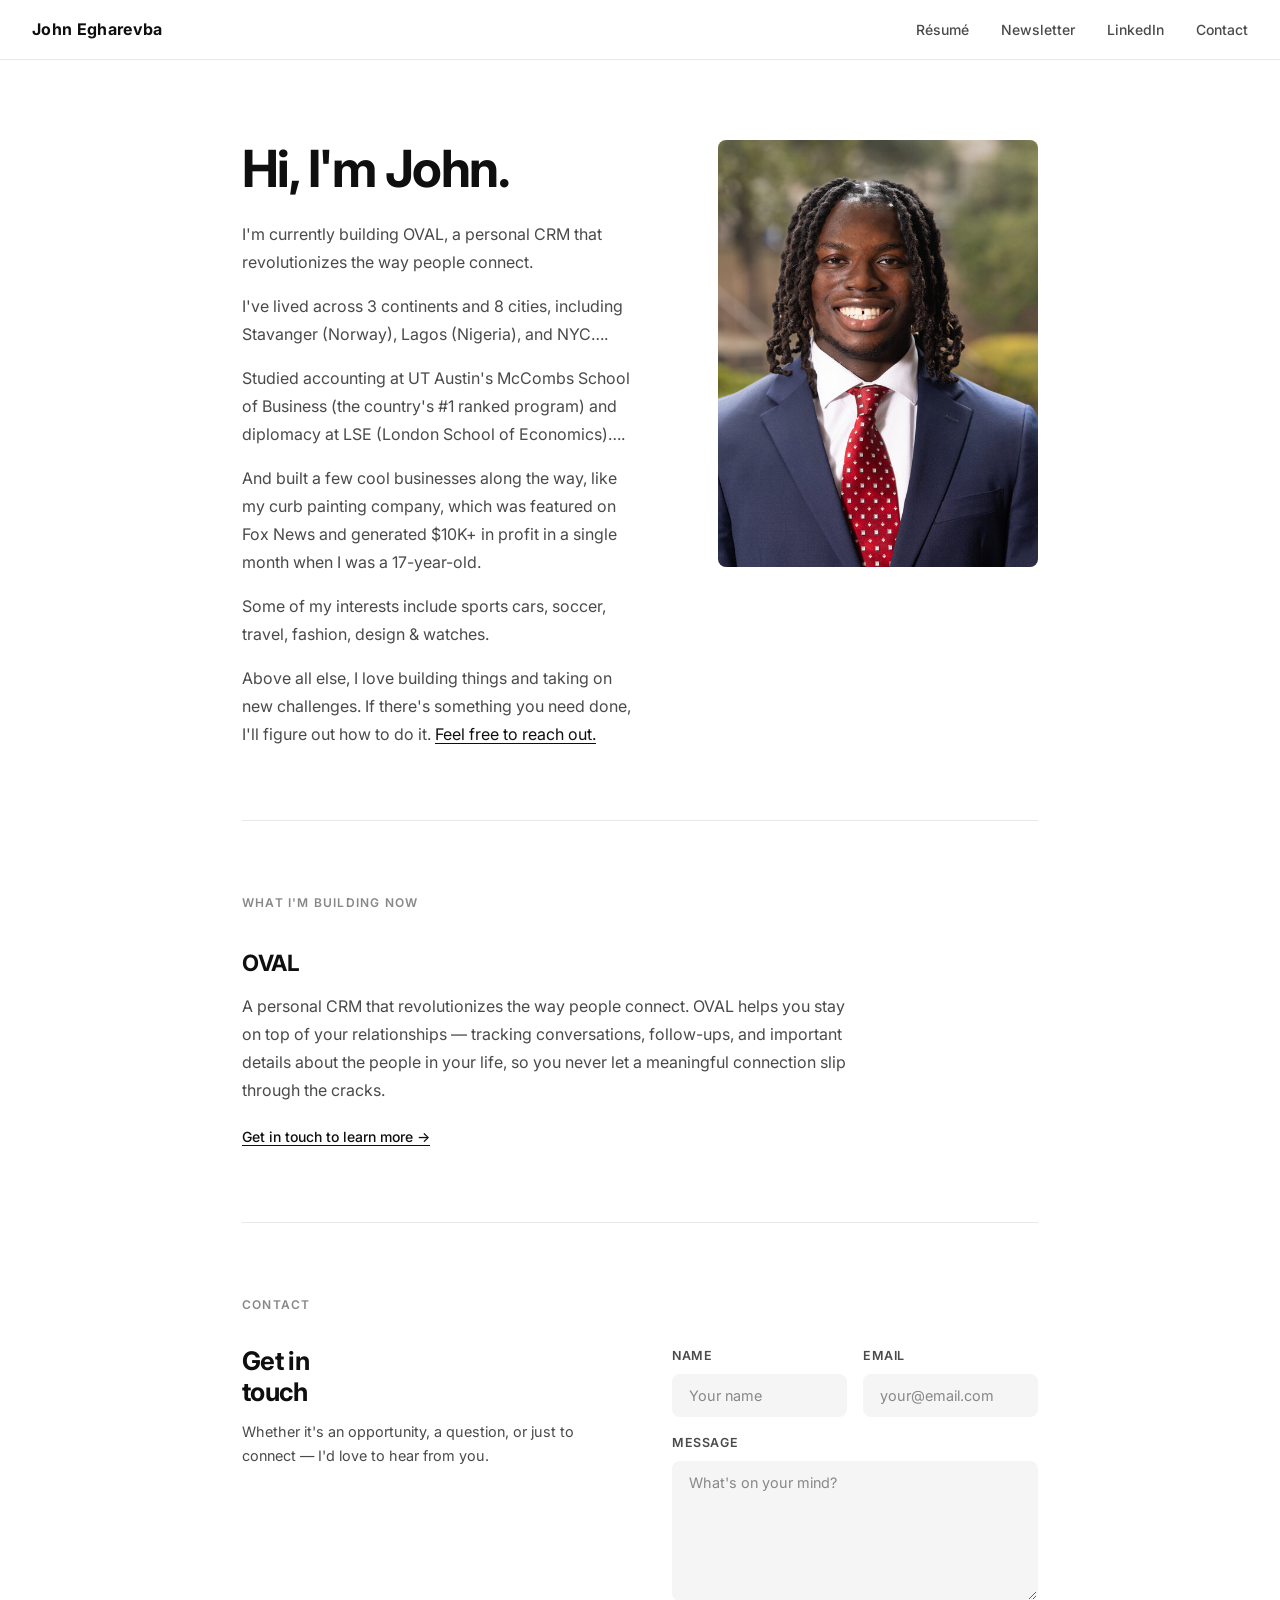
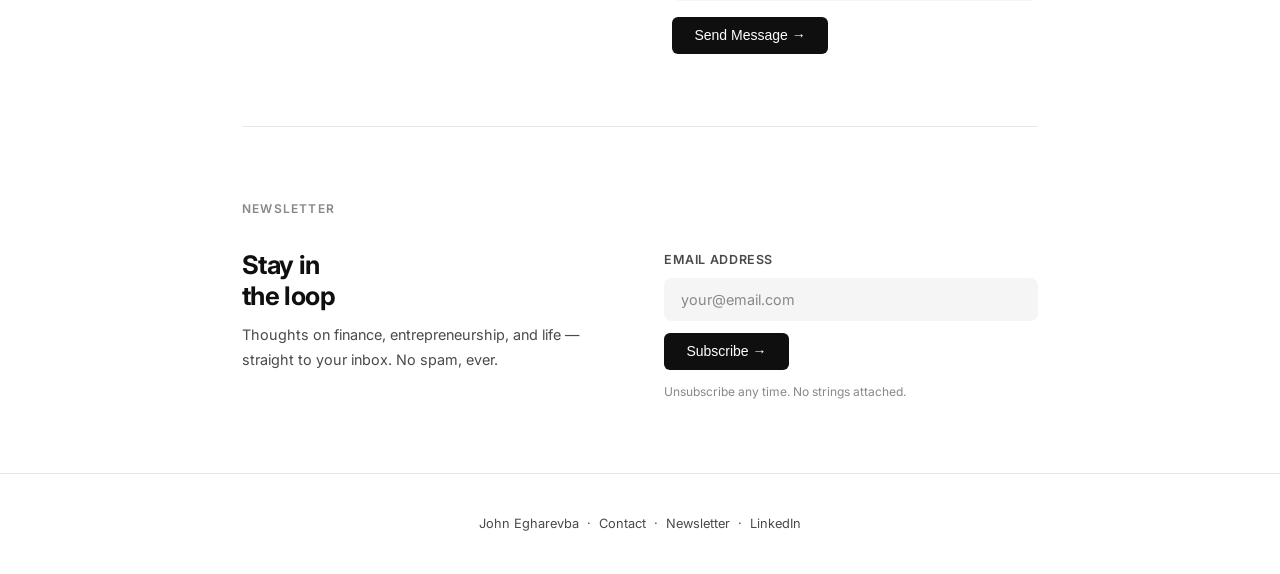
<file: index.html>
<!DOCTYPE html>
<html lang="en">
<head>
  <meta charset="UTF-8" />
  <meta name="viewport" content="width=device-width, initial-scale=1.0" />
  <title>John Egharevba</title>
  <link rel="stylesheet" href="style.css" />
</head>
<body>

  <nav>
    <a class="nav-logo" href="index.html">John Egharevba</a>
    <ul class="nav-links">
      <li><a href="resume.html">Résumé</a></li>
      <li><a href="newsletter.html">Newsletter</a></li>
      <li><a href="https://linkedin.com/in/John-Egharevba/" target="_blank" rel="noopener">LinkedIn</a></li>
      <li><a href="contact.html">Contact</a></li>
    </ul>
  </nav>

  <main>
    <div class="container">

      <section class="hero-split">
        <div class="hero-left">
          <h1 class="hero-greeting">Hi, I'm John.</h1>
          <div class="hero-body">
            <p>I'm currently building OVAL, a personal CRM that revolutionizes the way people connect.</p>
            <p>I've lived across 3 continents and 8 cities, including Stavanger (Norway), Lagos (Nigeria), and NYC….</p>
            <p>Studied accounting at UT Austin's McCombs School of Business (the country's #1 ranked program) and diplomacy at LSE (London School of Economics)….</p>
            <p>And built a few cool businesses along the way, like my curb painting company, which was featured on Fox News and generated $10K+ in profit in a single month when I was a 17-year-old.</p>
            <p>Some of my interests include sports cars, soccer, travel, fashion, design &amp; watches.</p>
            <p>Above all else, I love building things and taking on new challenges. If there's something you need done, I'll figure out how to do it. <a href="contact.html">Feel free to reach out.</a></p>
          </div>
        </div>
        <div class="hero-right">
          <img src="photo.jpg" alt="John Egharevba" class="hero-photo" />
        </div>
      </section>

      <section id="building">
        <p class="section-label">What I'm Building Now</p>
        <div class="building-block">
          <div class="building-name">OVAL</div>
          <p class="building-desc">A personal CRM that revolutionizes the way people connect. OVAL helps you stay on top of your relationships — tracking conversations, follow-ups, and important details about the people in your life, so you never let a meaningful connection slip through the cracks.</p>
          <a class="building-link" href="contact.html">Get in touch to learn more →</a>
        </div>
      </section>

      <section id="contact">
        <p class="section-label">Contact</p>
        <div class="form-section-inner">
          <div class="form-intro">
            <h2 class="form-heading">Get in<br>touch</h2>
            <p class="form-subtext" style="margin-top:0.75rem;">Whether it's an opportunity, a question, or just to connect — I'd love to hear from you.</p>
          </div>
          <form class="contact-form" action="https://formspree.io/f/xrevoeek" method="POST">
            <input type="hidden" name="_subject" value="New message from johnegharevba.com" />
            <div class="form-row-2">
              <div class="form-group">
                <label class="form-label" for="contact-name">Name</label>
                <input class="form-input" type="text" id="contact-name" name="name" placeholder="Your name" required />
              </div>
              <div class="form-group">
                <label class="form-label" for="contact-email">Email</label>
                <input class="form-input" type="email" id="contact-email" name="email" placeholder="your@email.com" required />
              </div>
            </div>
            <div class="form-group">
              <label class="form-label" for="contact-message">Message</label>
              <textarea class="form-input form-textarea" id="contact-message" name="message" placeholder="What's on your mind?" required></textarea>
            </div>
            <button class="btn btn-primary" type="submit">Send Message →</button>
          </form>
        </div>
      </section>

      <section id="newsletter">
        <p class="section-label">Newsletter</p>
        <div class="form-section-inner">
          <div class="form-intro">
            <h2 class="form-heading">Stay in<br>the loop</h2>
            <p class="form-subtext" style="margin-top:0.75rem;">Thoughts on finance, entrepreneurship, and life — straight to your inbox. No spam, ever.</p>
          </div>
          <form class="newsletter-stack" action="https://formspree.io/f/xzdqkdgl" method="POST">
            <input type="hidden" name="_subject" value="New Newsletter Subscriber" />
            <div class="form-group" style="margin-bottom:0;">
              <label class="form-label" for="newsletter-email">Email address</label>
              <input class="form-input" type="email" id="newsletter-email" name="email" placeholder="your@email.com" required />
            </div>
            <button class="btn btn-primary" type="submit" style="align-self:flex-start;">Subscribe →</button>
            <p class="form-note">Unsubscribe any time. No strings attached.</p>
          </form>
        </div>
      </section>

    </div>
  </main>

  <footer>
    <div class="container">
      <p>
        John Egharevba &nbsp;·&nbsp;
        <a href="contact.html">Contact</a> &nbsp;·&nbsp;
        <a href="newsletter.html">Newsletter</a> &nbsp;·&nbsp;
        <a href="https://linkedin.com/in/John-Egharevba/" target="_blank" rel="noopener">LinkedIn</a>
      </p>
    </div>
  </footer>

</body>
</html>
</file>
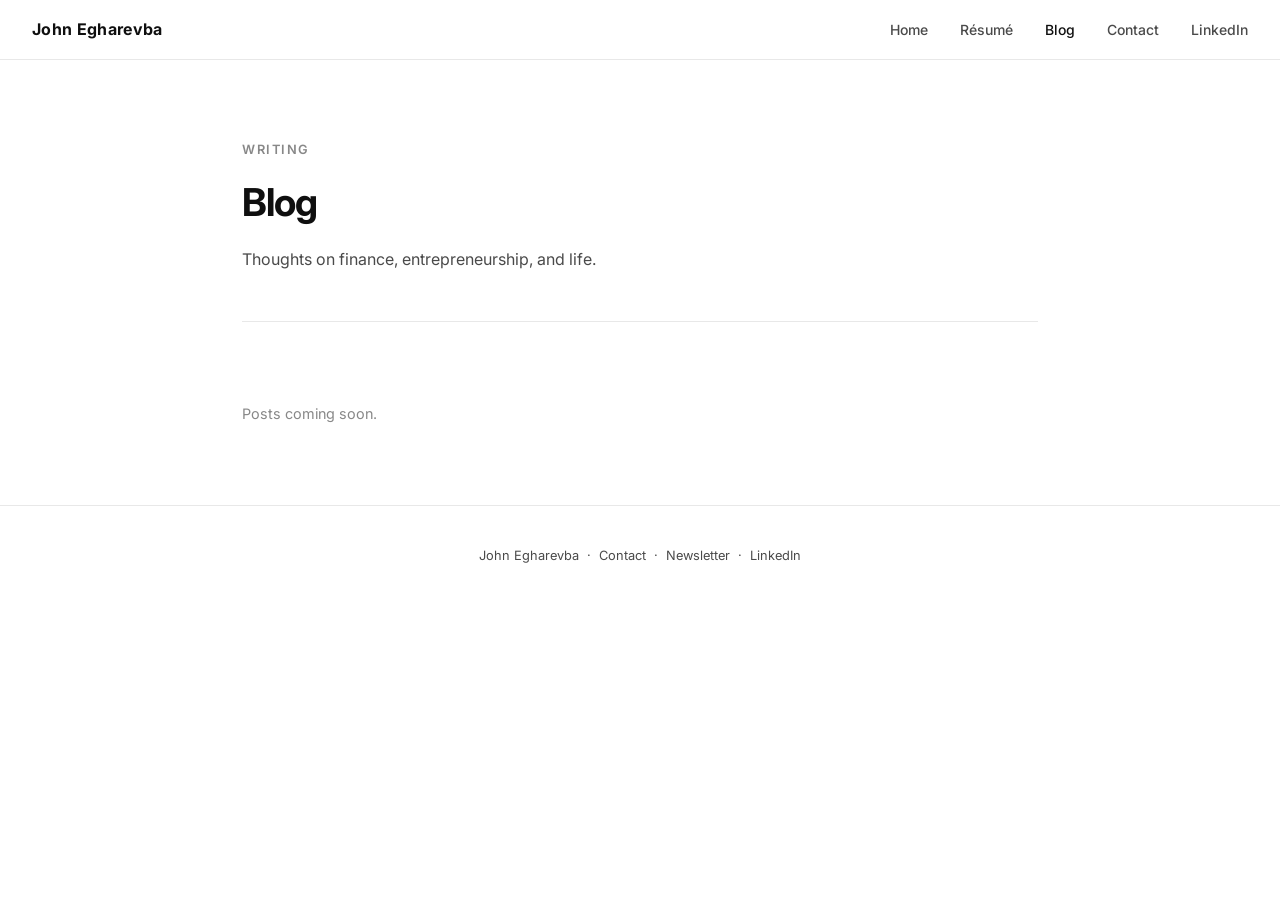
<file: blog.html>
<!DOCTYPE html>
<html lang="en">
<head>
  <meta charset="UTF-8" />
  <meta name="viewport" content="width=device-width, initial-scale=1.0" />
  <title>Blog — John Egharevba</title>
  <link rel="stylesheet" href="style.css" />
</head>
<body>

  <nav>
    <a class="nav-logo" href="index.html">John Egharevba</a>
    <ul class="nav-links">
      <li><a href="index.html">Home</a></li>
      <li><a href="resume.html">Résumé</a></li>
      <li><a href="blog.html" class="active">Blog</a></li>
      <li><a href="contact.html">Contact</a></li>
      <li><a href="https://linkedin.com/in/John-Egharevba/" target="_blank" rel="noopener">LinkedIn</a></li>
    </ul>
  </nav>

  <main>
    <div class="container">

      <div class="resume-header" style="padding-bottom: 48px; border-bottom: none;">
        <p class="hero-eyebrow" style="margin-bottom: 0.75rem;">Writing</p>
        <h1 style="font-size: 2.4rem; letter-spacing: -0.03em;">Blog</h1>
        <p style="margin-top: 0.75rem; font-size: 1rem; color: var(--gray-600); max-width: 480px; line-height: 1.7;">
          Thoughts on finance, entrepreneurship, and life.
        </p>
      </div>

      <!-- Empty state — replace with posts when ready -->
      <div class="blog-empty">
        <p class="blog-empty-text">Posts coming soon.</p>
      </div>

    </div>
  </main>

  <footer>
    <div class="container">
      <p>
        John Egharevba &nbsp;·&nbsp;
        <a href="contact.html">Contact</a> &nbsp;·&nbsp;
        <a href="newsletter.html">Newsletter</a> &nbsp;·&nbsp;
        <a href="https://linkedin.com/in/John-Egharevba/" target="_blank" rel="noopener">LinkedIn</a>
      </p>
    </div>
  </footer>

</body>
</html>
</file>
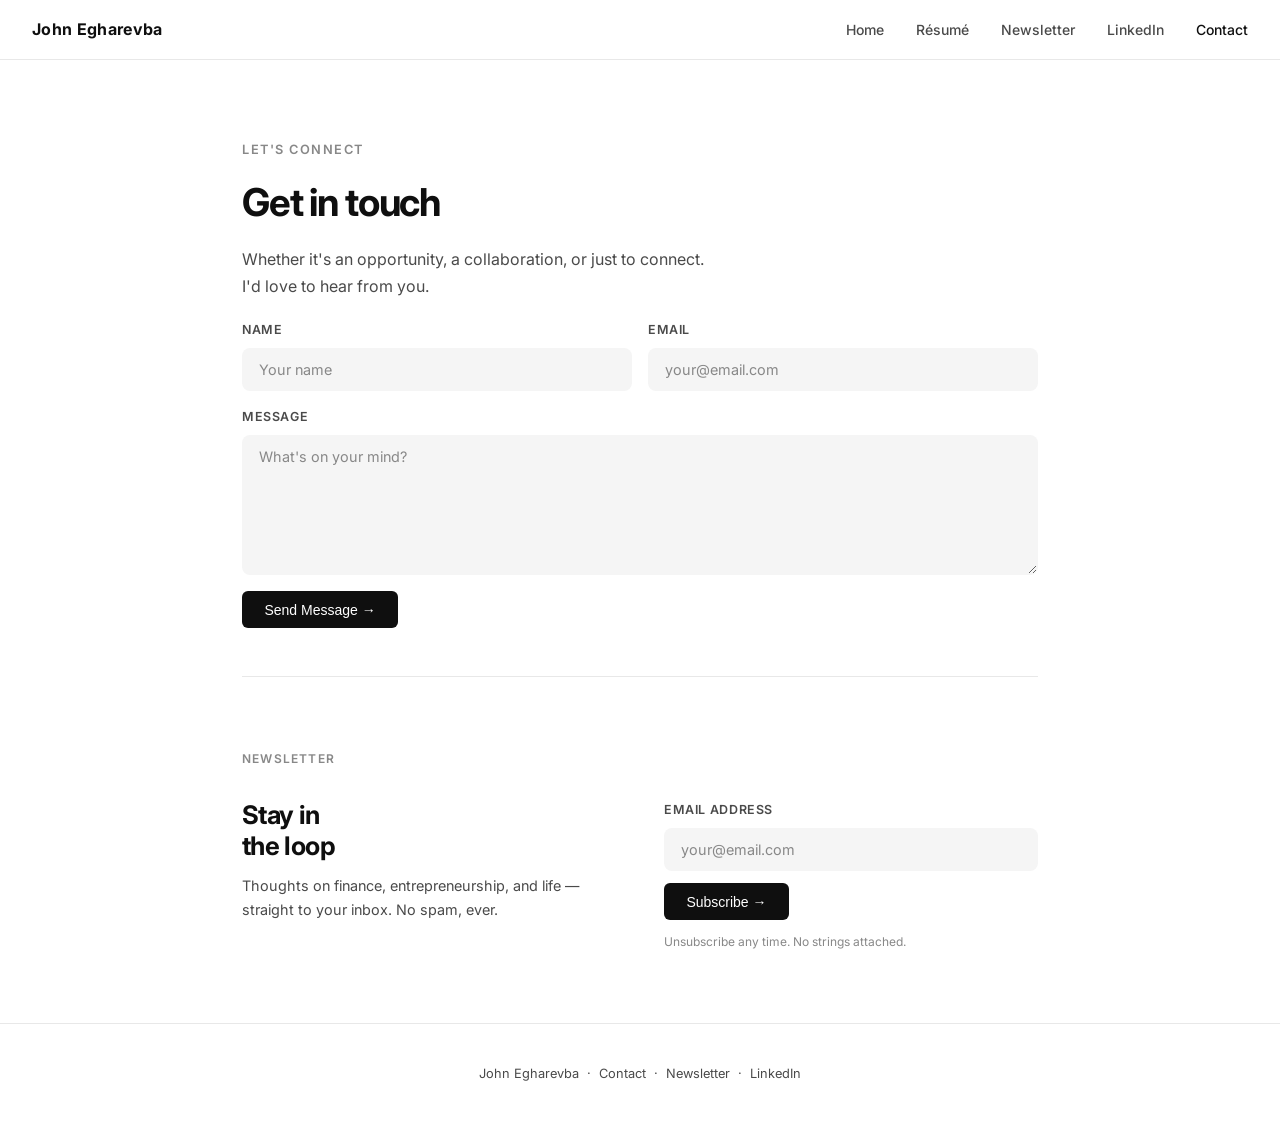
<file: contact.html>
<!DOCTYPE html>
<html lang="en">
<head>
  <meta charset="UTF-8" />
  <meta name="viewport" content="width=device-width, initial-scale=1.0" />
  <title>Contact — John Egharevba</title>
  <link rel="stylesheet" href="style.css" />
</head>
<body>

  <nav>
    <a class="nav-logo" href="index.html">John Egharevba</a>
    <ul class="nav-links">
      <li><a href="index.html">Home</a></li>
      <li><a href="resume.html">Résumé</a></li>
      <li><a href="newsletter.html">Newsletter</a></li>
      <li><a href="https://linkedin.com/in/John-Egharevba/" target="_blank" rel="noopener">LinkedIn</a></li>
      <li><a href="contact.html" class="active">Contact</a></li>
    </ul>
  </nav>

  <main>
    <div class="container">

      <div class="resume-header" style="padding-bottom: 20px; border-bottom: none;">
        <p class="hero-eyebrow" style="margin-bottom: 0.75rem;">Let's connect</p>
        <h1 style="font-size: 2.4rem; letter-spacing: -0.03em;">Get in touch</h1>
        <p style="margin-top: 0.75rem; font-size: 1rem; color: var(--gray-600); max-width: 480px; line-height: 1.7;">
          Whether it's an opportunity, a collaboration, or just to connect. I'd love to hear from you.
        </p>
      </div>

      <div style="padding: 0 0 48px 0; border-bottom: 1px solid var(--gray-200);">
        <form class="contact-form" action="https://formspree.io/f/xrevoeek" method="POST">
          <input type="hidden" name="_subject" value="New message from johnegharevba.com" />
          <div class="form-row-2">
            <div class="form-group">
              <label class="form-label" for="contact-name">Name</label>
              <input class="form-input" type="text" id="contact-name" name="name" placeholder="Your name" required />
            </div>
            <div class="form-group">
              <label class="form-label" for="contact-email">Email</label>
              <input class="form-input" type="email" id="contact-email" name="email" placeholder="your@email.com" required />
            </div>
          </div>
          <div class="form-group">
            <label class="form-label" for="contact-message">Message</label>
            <textarea class="form-input form-textarea" id="contact-message" name="message" placeholder="What's on your mind?" required></textarea>
          </div>
          <button class="btn btn-primary" type="submit">Send Message →</button>
        </form>
      </div>

      <section id="newsletter" style="border-bottom: none;">
        <p class="section-label">Newsletter</p>
        <div class="form-section-inner">
          <div class="form-intro">
            <h2 class="form-heading">Stay in<br>the loop</h2>
            <p class="form-subtext" style="margin-top:0.75rem;">Thoughts on finance, entrepreneurship, and life — straight to your inbox. No spam, ever.</p>
          </div>
          <form class="newsletter-stack" action="https://formspree.io/f/xzdqkdgl" method="POST">
            <input type="hidden" name="_subject" value="New Newsletter Subscriber" />
            <div class="form-group" style="margin-bottom:0;">
              <label class="form-label" for="newsletter-email">Email address</label>
              <input class="form-input" type="email" id="newsletter-email" name="email" placeholder="your@email.com" required />
            </div>
            <button class="btn btn-primary" type="submit" style="align-self:flex-start;">Subscribe →</button>
            <p class="form-note">Unsubscribe any time. No strings attached.</p>
          </form>
        </div>
      </section>

    </div>
  </main>

  <footer>
    <div class="container">
      <p>
        John Egharevba &nbsp;·&nbsp;
        <a href="contact.html">Contact</a> &nbsp;·&nbsp;
        <a href="newsletter.html">Newsletter</a> &nbsp;·&nbsp;
        <a href="https://linkedin.com/in/John-Egharevba/" target="_blank" rel="noopener">LinkedIn</a>
      </p>
    </div>
  </footer>

</body>
</html>
</file>
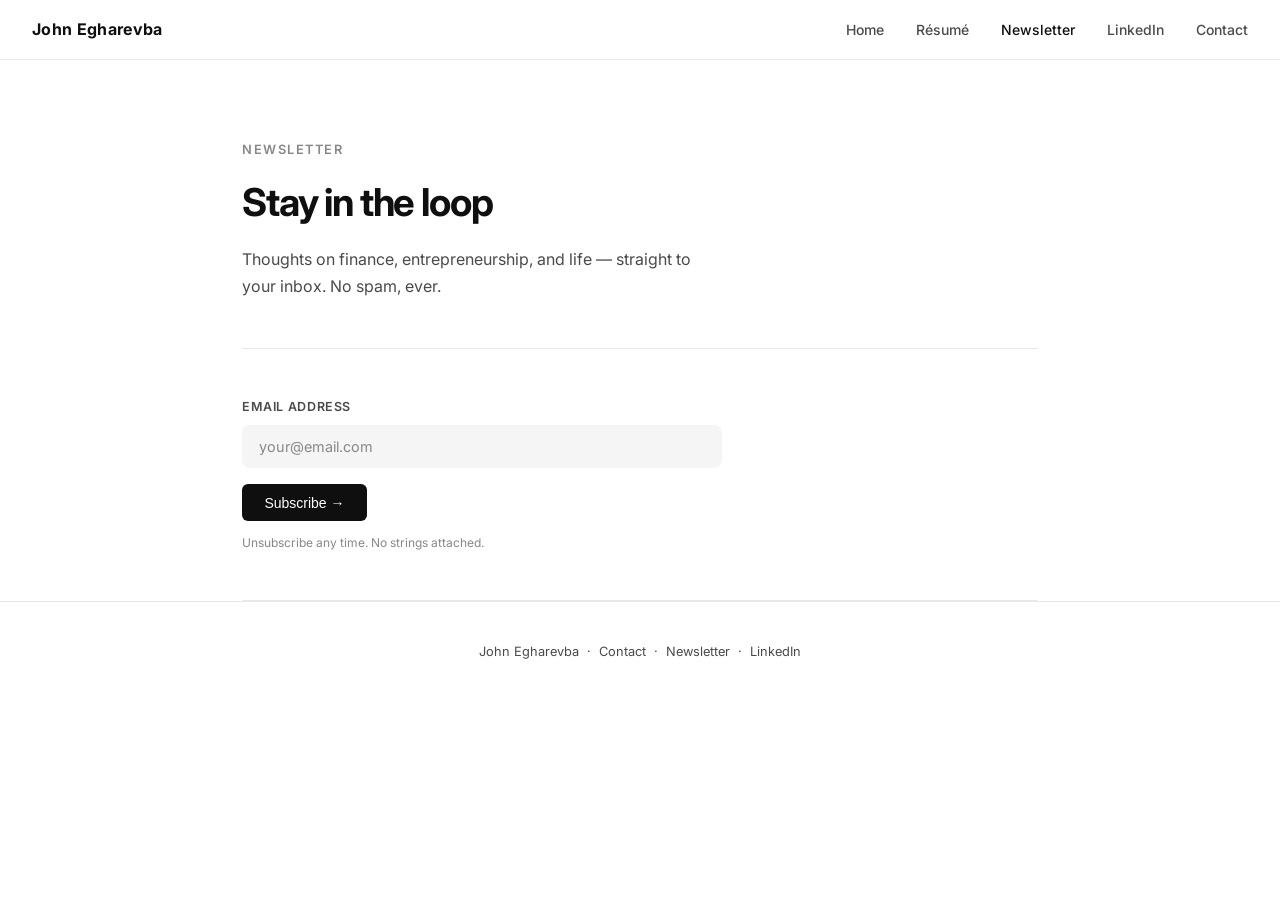
<file: newsletter.html>
<!DOCTYPE html>
<html lang="en">
<head>
  <meta charset="UTF-8" />
  <meta name="viewport" content="width=device-width, initial-scale=1.0" />
  <title>Newsletter — John Egharevba</title>
  <link rel="stylesheet" href="style.css" />
</head>
<body>

  <nav>
    <a class="nav-logo" href="index.html">John Egharevba</a>
    <ul class="nav-links">
      <li><a href="index.html">Home</a></li>
      <li><a href="resume.html">Résumé</a></li>
      <li><a href="newsletter.html" class="active">Newsletter</a></li>
      <li><a href="https://linkedin.com/in/John-Egharevba/" target="_blank" rel="noopener">LinkedIn</a></li>
      <li><a href="contact.html">Contact</a></li>
    </ul>
  </nav>

  <main>
    <div class="container">

      <div class="resume-header" style="padding-bottom: 48px;">
        <p class="hero-eyebrow" style="margin-bottom: 0.75rem;">Newsletter</p>
        <h1 style="font-size: 2.4rem; letter-spacing: -0.03em;">Stay in the loop</h1>
        <p style="margin-top: 0.75rem; font-size: 1rem; color: var(--gray-600); max-width: 480px; line-height: 1.7;">
          Thoughts on finance, entrepreneurship, and life — straight to your inbox. No spam, ever.
        </p>
      </div>

      <div style="padding: 48px 0; border-bottom: 1px solid var(--gray-200);">
        <form action="https://formspree.io/f/xzdqkdgl" method="POST" style="max-width: 480px;">
          <input type="hidden" name="_subject" value="New Newsletter Subscriber" />
          <div class="form-group">
            <label class="form-label" for="newsletter-email">Email address</label>
            <input class="form-input" type="email" id="newsletter-email" name="email" placeholder="your@email.com" required />
          </div>
          <button class="btn btn-primary" type="submit">Subscribe →</button>
          <p class="form-note" style="margin-top: 0.75rem;">Unsubscribe any time. No strings attached.</p>
        </form>
      </div>

    </div>
  </main>

  <footer>
    <div class="container">
      <p>
        John Egharevba &nbsp;·&nbsp;
        <a href="contact.html">Contact</a> &nbsp;·&nbsp;
        <a href="newsletter.html">Newsletter</a> &nbsp;·&nbsp;
        <a href="https://linkedin.com/in/John-Egharevba/" target="_blank" rel="noopener">LinkedIn</a>
      </p>
    </div>
  </footer>

</body>
</html>
</file>
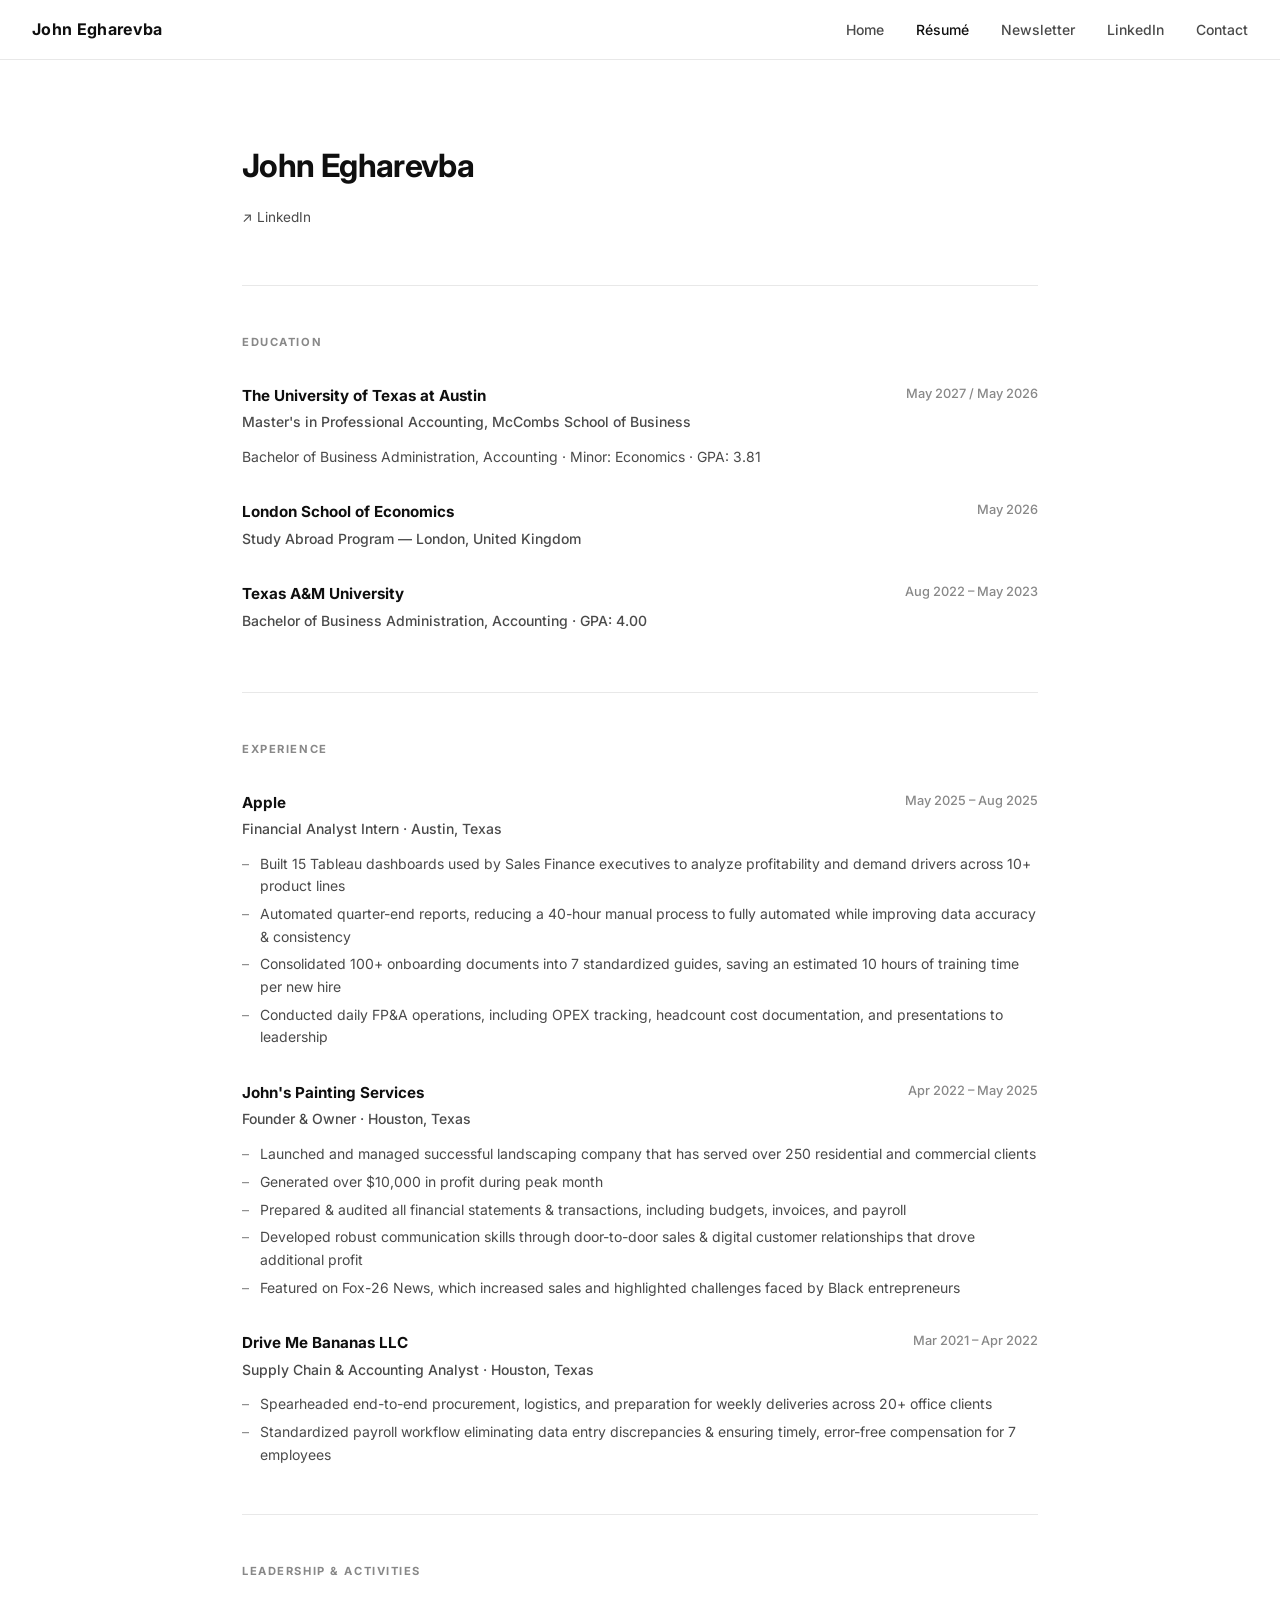
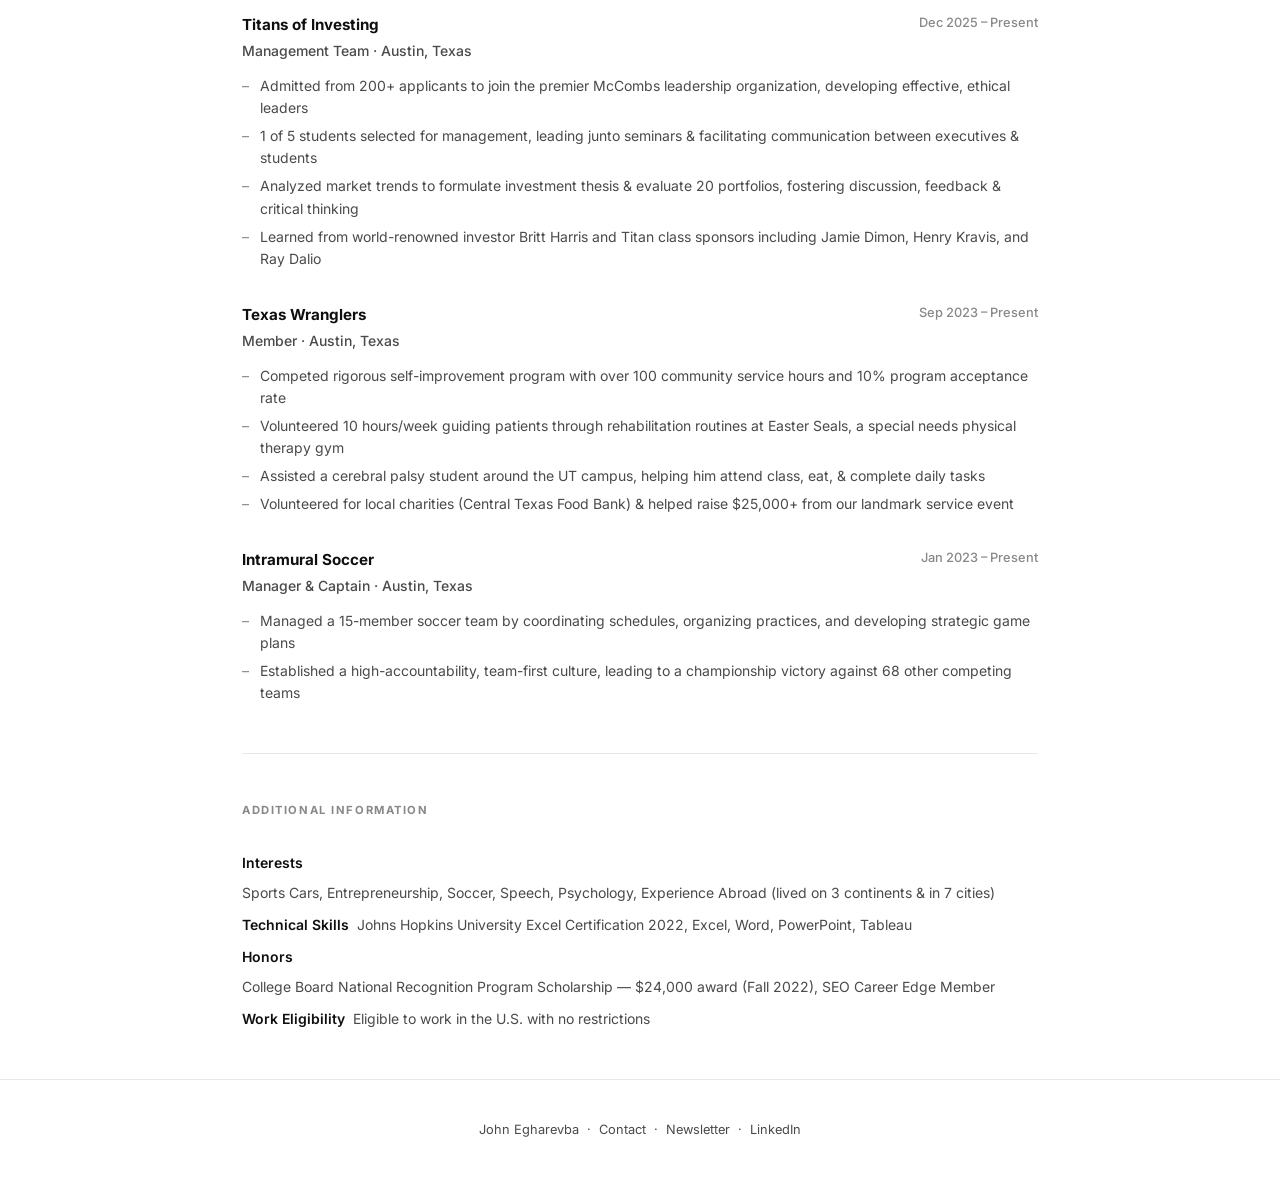
<file: resume.html>
<!DOCTYPE html>
<html lang="en">
<head>
  <meta charset="UTF-8" />
  <meta name="viewport" content="width=device-width, initial-scale=1.0" />
  <title>Résumé — John Egharevba</title>
  <link rel="stylesheet" href="style.css" />
</head>
<body>

  <nav>
    <a class="nav-logo" href="index.html">John Egharevba</a>
    <ul class="nav-links">
      <li><a href="index.html">Home</a></li>
      <li><a href="resume.html" class="active">Résumé</a></li>
      <li><a href="newsletter.html">Newsletter</a></li>
      <li><a href="https://linkedin.com/in/John-Egharevba/" target="_blank" rel="noopener">LinkedIn</a></li>
      <li><a href="contact.html">Contact</a></li>
    </ul>
  </nav>

  <main>
    <div class="container">

      <div class="resume-header">
        <h1>John Egharevba</h1>
        <div class="resume-contact">
          <a href="https://linkedin.com/in/John-Egharevba/" target="_blank" rel="noopener">↗ LinkedIn</a>
        </div>
      </div>

      <div class="resume-body">

        <div class="resume-section">
          <p class="resume-section-title">Education</p>

          <div class="resume-entry">
            <div class="resume-entry-header">
              <span class="resume-entry-org">The University of Texas at Austin</span>
              <span class="resume-entry-date">May 2027 / May 2026</span>
            </div>
            <div class="resume-entry-role">Master's in Professional Accounting, McCombs School of Business</div>
            <div class="resume-entry-sub" style="color:var(--gray-600);font-size:0.875rem;">Bachelor of Business Administration, Accounting · Minor: Economics · GPA: 3.81</div>
          </div>

          <div class="resume-entry">
            <div class="resume-entry-header">
              <span class="resume-entry-org">London School of Economics</span>
              <span class="resume-entry-date">May 2026</span>
            </div>
            <div class="resume-entry-role">Study Abroad Program — London, United Kingdom</div>
          </div>

          <div class="resume-entry">
            <div class="resume-entry-header">
              <span class="resume-entry-org">Texas A&amp;M University</span>
              <span class="resume-entry-date">Aug 2022 – May 2023</span>
            </div>
            <div class="resume-entry-role">Bachelor of Business Administration, Accounting · GPA: 4.00</div>
          </div>
        </div>

        <div class="resume-section">
          <p class="resume-section-title">Experience</p>

          <div class="resume-entry">
            <div class="resume-entry-header">
              <span class="resume-entry-org">Apple</span>
              <span class="resume-entry-date">May 2025 – Aug 2025</span>
            </div>
            <div class="resume-entry-role">Financial Analyst Intern · Austin, Texas</div>
            <ul>
              <li>Built 15 Tableau dashboards used by Sales Finance executives to analyze profitability and demand drivers across 10+ product lines</li>
              <li>Automated quarter-end reports, reducing a 40-hour manual process to fully automated while improving data accuracy & consistency</li>
              <li>Consolidated 100+ onboarding documents into 7 standardized guides, saving an estimated 10 hours of training time per new hire</li>
              <li>Conducted daily FP&A operations, including OPEX tracking, headcount cost documentation, and presentations to leadership</li>
            </ul>
          </div>

          <div class="resume-entry">
            <div class="resume-entry-header">
              <span class="resume-entry-org">John's Painting Services</span>
              <span class="resume-entry-date">Apr 2022 – May 2025</span>
            </div>
            <div class="resume-entry-role">Founder & Owner · Houston, Texas</div>
            <ul>
              <li>Launched and managed successful landscaping company that has served over 250 residential and commercial clients</li>
              <li>Generated over $10,000 in profit during peak month</li>
              <li>Prepared & audited all financial statements & transactions, including budgets, invoices, and payroll</li>
              <li>Developed robust communication skills through door-to-door sales & digital customer relationships that drove additional profit</li>
              <li>Featured on Fox-26 News, which increased sales and highlighted challenges faced by Black entrepreneurs</li>
            </ul>
          </div>

          <div class="resume-entry">
            <div class="resume-entry-header">
              <span class="resume-entry-org">Drive Me Bananas LLC</span>
              <span class="resume-entry-date">Mar 2021 – Apr 2022</span>
            </div>
            <div class="resume-entry-role">Supply Chain & Accounting Analyst · Houston, Texas</div>
            <ul>
              <li>Spearheaded end-to-end procurement, logistics, and preparation for weekly deliveries across 20+ office clients</li>
              <li>Standardized payroll workflow eliminating data entry discrepancies & ensuring timely, error-free compensation for 7 employees</li>
            </ul>
          </div>
        </div>

        <div class="resume-section">
          <p class="resume-section-title">Leadership & Activities</p>

          <div class="resume-entry">
            <div class="resume-entry-header">
              <span class="resume-entry-org">Titans of Investing</span>
              <span class="resume-entry-date">Dec 2025 – Present</span>
            </div>
            <div class="resume-entry-role">Management Team · Austin, Texas</div>
            <ul>
              <li>Admitted from 200+ applicants to join the premier McCombs leadership organization, developing effective, ethical leaders</li>
              <li>1 of 5 students selected for management, leading junto seminars & facilitating communication between executives & students</li>
              <li>Analyzed market trends to formulate investment thesis & evaluate 20 portfolios, fostering discussion, feedback & critical thinking</li>
              <li>Learned from world-renowned investor Britt Harris and Titan class sponsors including Jamie Dimon, Henry Kravis, and Ray Dalio</li>
            </ul>
          </div>

          <div class="resume-entry">
            <div class="resume-entry-header">
              <span class="resume-entry-org">Texas Wranglers</span>
              <span class="resume-entry-date">Sep 2023 – Present</span>
            </div>
            <div class="resume-entry-role">Member · Austin, Texas</div>
            <ul>
              <li>Competed rigorous self-improvement program with over 100 community service hours and 10% program acceptance rate</li>
              <li>Volunteered 10 hours/week guiding patients through rehabilitation routines at Easter Seals, a special needs physical therapy gym</li>
              <li>Assisted a cerebral palsy student around the UT campus, helping him attend class, eat, & complete daily tasks</li>
              <li>Volunteered for local charities (Central Texas Food Bank) & helped raise $25,000+ from our landmark service event</li>
            </ul>
          </div>

          <div class="resume-entry">
            <div class="resume-entry-header">
              <span class="resume-entry-org">Intramural Soccer</span>
              <span class="resume-entry-date">Jan 2023 – Present</span>
            </div>
            <div class="resume-entry-role">Manager & Captain · Austin, Texas</div>
            <ul>
              <li>Managed a 15-member soccer team by coordinating schedules, organizing practices, and developing strategic game plans</li>
              <li>Established a high-accountability, team-first culture, leading to a championship victory against 68 other competing teams</li>
            </ul>
          </div>
        </div>

        <div class="resume-section">
          <p class="resume-section-title">Additional Information</p>
          <div class="additional-grid">
            <div class="additional-row">
              <strong>Interests</strong>
              <span>Sports Cars, Entrepreneurship, Soccer, Speech, Psychology, Experience Abroad (lived on 3 continents & in 7 cities)</span>
            </div>
            <div class="additional-row">
              <strong>Technical Skills</strong>
              <span>Johns Hopkins University Excel Certification 2022, Excel, Word, PowerPoint, Tableau</span>
            </div>
            <div class="additional-row">
              <strong>Honors</strong>
              <span>College Board National Recognition Program Scholarship — $24,000 award (Fall 2022), SEO Career Edge Member</span>
            </div>
            <div class="additional-row">
              <strong>Work Eligibility</strong>
              <span>Eligible to work in the U.S. with no restrictions</span>
            </div>
          </div>
        </div>

      </div>
    </div>
  </main>

  <footer>
    <div class="container">
      <p>
        John Egharevba &nbsp;·&nbsp;
        <a href="contact.html">Contact</a> &nbsp;·&nbsp;
        <a href="newsletter.html">Newsletter</a> &nbsp;·&nbsp;
        <a href="https://linkedin.com/in/John-Egharevba/" target="_blank" rel="noopener">LinkedIn</a>
      </p>
    </div>
  </footer>

</body>
</html>
</file>
<file: style.css>
@import url('https://fonts.googleapis.com/css2?family=Inter:wght@300;400;500;600;700&display=swap');

*, *::before, *::after { box-sizing: border-box; margin: 0; padding: 0; }

:root {
  --black: #0f0f0f;
  --gray-800: #1a1a1a;
  --gray-600: #4a4a4a;
  --gray-400: #888888;
  --gray-200: #e8e8e8;
  --gray-100: #f5f5f5;
  --white: #ffffff;
  --accent: #1a1a2e;
  --accent-light: #f0f0f7;
}

html { scroll-behavior: smooth; }

body {
  font-family: 'Inter', sans-serif;
  background: var(--white);
  color: var(--black);
  font-size: 16px;
  line-height: 1.6;
  -webkit-font-smoothing: antialiased;
}

/* NAV */
nav {
  position: fixed;
  top: 0;
  left: 0;
  right: 0;
  z-index: 100;
  background: rgba(255,255,255,0.92);
  backdrop-filter: blur(12px);
  border-bottom: 1px solid var(--gray-200);
  padding: 0 2rem;
  height: 60px;
  display: flex;
  align-items: center;
  justify-content: space-between;
}

.nav-logo {
  font-weight: 700;
  font-size: 1rem;
  letter-spacing: 0.02em;
  color: var(--black);
  text-decoration: none;
}

.nav-links {
  display: flex;
  gap: 2rem;
  list-style: none;
}

.nav-links a {
  font-size: 0.875rem;
  font-weight: 500;
  color: var(--gray-600);
  text-decoration: none;
  transition: color 0.2s;
}

.nav-links a:hover,
.nav-links a.active { color: var(--black); }

/* LAYOUT */
.container {
  max-width: 860px;
  margin: 0 auto;
  padding: 0 2rem;
}

main { padding-top: 60px; }

/* HERO SPLIT */
.hero-split {
  display: grid;
  grid-template-columns: 1fr 320px;
  gap: 5rem;
  align-items: flex-start;
  padding: 80px 0 72px;
  border-bottom: 1px solid var(--gray-200);
}

.hero-greeting {
  font-size: clamp(2.4rem, 5vw, 3.2rem);
  font-weight: 700;
  letter-spacing: -0.03em;
  line-height: 1.1;
  color: var(--black);
  margin-bottom: 1.5rem;
}

.hero-body {
  display: flex;
  flex-direction: column;
  gap: 1rem;
}

.hero-body p {
  font-size: 1rem;
  color: var(--gray-600);
  line-height: 1.75;
}

.hero-body a {
  color: var(--black);
  text-decoration: underline;
  text-underline-offset: 3px;
}

.hero-body a:hover { opacity: 0.6; }

.hero-right {
  position: sticky;
  top: 80px;
}

.hero-photo {
  width: 100%;
  aspect-ratio: 3/4;
  object-fit: cover;
  object-position: top center;
  border-radius: 8px;
  display: block;
}

@media (max-width: 700px) {
  .hero-split {
    grid-template-columns: 1fr;
    gap: 2.5rem;
    padding: 56px 0 56px;
  }
  .hero-right {
    position: static;
    max-width: 240px;
    order: -1;
  }
}

/* HERO (legacy) */
.hero {
  padding: 100px 0 80px;
  border-bottom: 1px solid var(--gray-200);
}

.hero-eyebrow {
  font-size: 0.8rem;
  font-weight: 600;
  letter-spacing: 0.12em;
  text-transform: uppercase;
  color: var(--gray-400);
  margin-bottom: 1.2rem;
}

.hero h1 {
  font-size: clamp(2.4rem, 5vw, 3.6rem);
  font-weight: 700;
  line-height: 1.1;
  letter-spacing: -0.03em;
  margin-bottom: 1.2rem;
  color: var(--black);
}

.hero-tagline {
  font-size: 1.1rem;
  font-weight: 400;
  color: var(--gray-600);
  max-width: 500px;
  line-height: 1.7;
  margin-bottom: 2rem;
}

.hero-links {
  display: flex;
  gap: 1rem;
  flex-wrap: wrap;
}

.btn {
  display: inline-flex;
  align-items: center;
  gap: 0.4rem;
  padding: 0.65rem 1.4rem;
  border-radius: 6px;
  font-size: 0.875rem;
  font-weight: 500;
  text-decoration: none;
  transition: all 0.2s;
  cursor: pointer;
  border: none;
}

.btn-primary {
  background: var(--black);
  color: var(--white);
}

.btn-primary:hover { background: var(--gray-800); }

.btn-secondary {
  background: var(--white);
  color: var(--black);
  border: 1px solid var(--gray-200);
}

.btn-secondary:hover { background: var(--gray-100); }

/* SECTION */
section { padding: 72px 0; border-bottom: 1px solid var(--gray-200); }
section:last-child { border-bottom: none; }

.section-label {
  font-size: 0.75rem;
  font-weight: 600;
  letter-spacing: 0.1em;
  text-transform: uppercase;
  color: var(--gray-400);
  margin-bottom: 2rem;
}

/* ABOUT */
.about-text {
  font-size: 1.05rem;
  color: var(--gray-600);
  line-height: 1.8;
  max-width: 620px;
}

/* BUILDING NOW */
.building-block {
  max-width: 620px;
}

.building-name {
  font-size: 1.4rem;
  font-weight: 700;
  letter-spacing: -0.02em;
  color: var(--black);
  margin-bottom: 0.75rem;
}

.building-desc {
  font-size: 1rem;
  color: var(--gray-600);
  line-height: 1.75;
  margin-bottom: 1.25rem;
}

.building-link {
  font-size: 0.875rem;
  font-weight: 500;
  color: var(--black);
  text-decoration: underline;
  text-underline-offset: 3px;
}

.building-link:hover { opacity: 0.6; }

/* FORMS */
.form-section-inner {
  display: grid;
  grid-template-columns: 1fr 1fr;
  gap: 4rem;
  align-items: start;
}

.form-heading {
  font-size: 1.6rem;
  font-weight: 700;
  letter-spacing: -0.025em;
  color: var(--black);
  margin-bottom: 0.6rem;
  line-height: 1.2;
}

.form-subtext {
  font-size: 0.9rem;
  color: var(--gray-600);
  line-height: 1.7;
  max-width: 340px;
}

.form-group {
  display: flex;
  flex-direction: column;
  gap: 0.5rem;
  margin-bottom: 1rem;
}

.form-label {
  display: block;
  font-size: 0.78rem;
  font-weight: 600;
  letter-spacing: 0.05em;
  text-transform: uppercase;
  color: var(--gray-600);
}

.form-input {
  display: block;
  width: 100%;
  padding: 0.75rem 1rem;
  font-family: 'Inter', sans-serif;
  font-size: 0.9rem;
  color: var(--black);
  background: var(--gray-100);
  border: 1px solid transparent;
  border-radius: 8px;
  outline: none;
  transition: background 0.2s, border-color 0.2s;
  box-sizing: border-box;
}

.form-input:focus {
  background: var(--white);
  border-color: var(--black);
}

.form-input::placeholder { color: var(--gray-400); }

.form-textarea {
  min-height: 140px;
  resize: vertical;
}

.contact-form { width: 100%; max-width: 100%; }

#newsletter .form-section-inner { gap: 3rem; }

.newsletter-stack {
  display: flex;
  flex-direction: column;
  gap: 0.75rem;
}

.newsletter-stack .form-input { width: 100%; }

.form-note {
  font-size: 0.75rem;
  color: var(--gray-400);
}

.form-row-2 {
  display: grid;
  grid-template-columns: 1fr 1fr;
  gap: 1rem;
}

@media (max-width: 700px) {
  .form-section-inner {
    grid-template-columns: 1fr;
    gap: 2rem;
  }
  .form-row-2 {
    grid-template-columns: 1fr;
  }
  .form-subtext { max-width: 100%; }
}

/* BLOG */
.blog-empty {
  padding: 80px 0;
  border-top: 1px solid var(--gray-200);
}

.blog-empty-text {
  font-size: 0.9rem;
  color: var(--gray-400);
}

.blog-post-list { border-top: 1px solid var(--gray-200); }

.blog-post-item {
  display: flex;
  justify-content: space-between;
  align-items: baseline;
  gap: 2rem;
  padding: 1.5rem 0;
  border-bottom: 1px solid var(--gray-200);
  text-decoration: none;
  color: var(--black);
  transition: opacity 0.2s;
}

.blog-post-item:hover { opacity: 0.6; }

.blog-post-title {
  font-size: 1rem;
  font-weight: 600;
}

.blog-post-date {
  font-size: 0.8rem;
  color: var(--gray-400);
  white-space: nowrap;
  flex-shrink: 0;
}

/* FOOTER */
footer {
  padding: 2.5rem 0;
  text-align: center;
  font-size: 0.8rem;
  color: var(--gray-600);
  border-top: 1px solid var(--gray-200);
}

footer a { color: var(--gray-600); text-decoration: none; }
footer a:hover { color: var(--black); }

/* RESUME PAGE */
.resume-header {
  padding: 80px 0 56px;
  border-bottom: 1px solid var(--gray-200);
}

.resume-header h1 {
  font-size: 2rem;
  font-weight: 700;
  letter-spacing: -0.02em;
  margin-bottom: 0.5rem;
}

.resume-contact {
  display: flex;
  flex-wrap: wrap;
  gap: 1.2rem;
  margin-top: 1rem;
}

.resume-contact a {
  font-size: 0.85rem;
  color: var(--gray-600);
  text-decoration: none;
  display: flex;
  align-items: center;
  gap: 0.3rem;
}

.resume-contact a:hover { color: var(--black); }

.resume-body { padding: 0; }

.resume-section {
  padding: 48px 0;
  border-bottom: 1px solid var(--gray-200);
}

.resume-section:last-child { border-bottom: none; }

.resume-section-title {
  font-size: 0.7rem;
  font-weight: 700;
  letter-spacing: 0.14em;
  text-transform: uppercase;
  color: var(--gray-400);
  margin-bottom: 2rem;
}

.resume-entry { margin-bottom: 2rem; }
.resume-entry:last-child { margin-bottom: 0; }

.resume-entry-header {
  display: flex;
  justify-content: space-between;
  align-items: flex-start;
  gap: 1rem;
  margin-bottom: 0.2rem;
  flex-wrap: wrap;
}

.resume-entry-org {
  font-size: 0.95rem;
  font-weight: 700;
  color: var(--black);
}

.resume-entry-date {
  font-size: 0.8rem;
  font-weight: 500;
  color: var(--gray-400);
  white-space: nowrap;
  flex-shrink: 0;
}

.resume-entry-role {
  font-size: 0.875rem;
  font-weight: 500;
  color: var(--gray-600);
  margin-bottom: 0.75rem;
}

.resume-entry ul {
  list-style: none;
  padding: 0;
  display: flex;
  flex-direction: column;
  gap: 0.35rem;
}

.resume-entry li {
  font-size: 0.875rem;
  color: var(--gray-600);
  padding-left: 1.1rem;
  position: relative;
  line-height: 1.6;
}

.resume-entry li::before {
  content: "–";
  position: absolute;
  left: 0;
  color: var(--gray-400);
}

.resume-entry-sub {
  font-size: 0.875rem;
  color: var(--gray-600);
  margin-top: 0.2rem;
}

.additional-grid {
  display: flex;
  flex-direction: column;
  gap: 0.6rem;
}

.additional-row {
  display: flex;
  gap: 0.5rem;
  font-size: 0.875rem;
  align-items: baseline;
  flex-wrap: wrap;
}

.additional-row strong {
  font-weight: 600;
  color: var(--black);
  flex-shrink: 0;
}

.additional-row span { color: var(--gray-600); }

/* RESPONSIVE */
@media (max-width: 600px) {
  nav { padding: 0 1.2rem; }
  .container { padding: 0 1.2rem; }
  .hero { padding: 72px 0 56px; }
  .resume-entry-header { flex-direction: column; gap: 0.15rem; }
  .resume-contact { gap: 0.8rem; }
}
</file>
